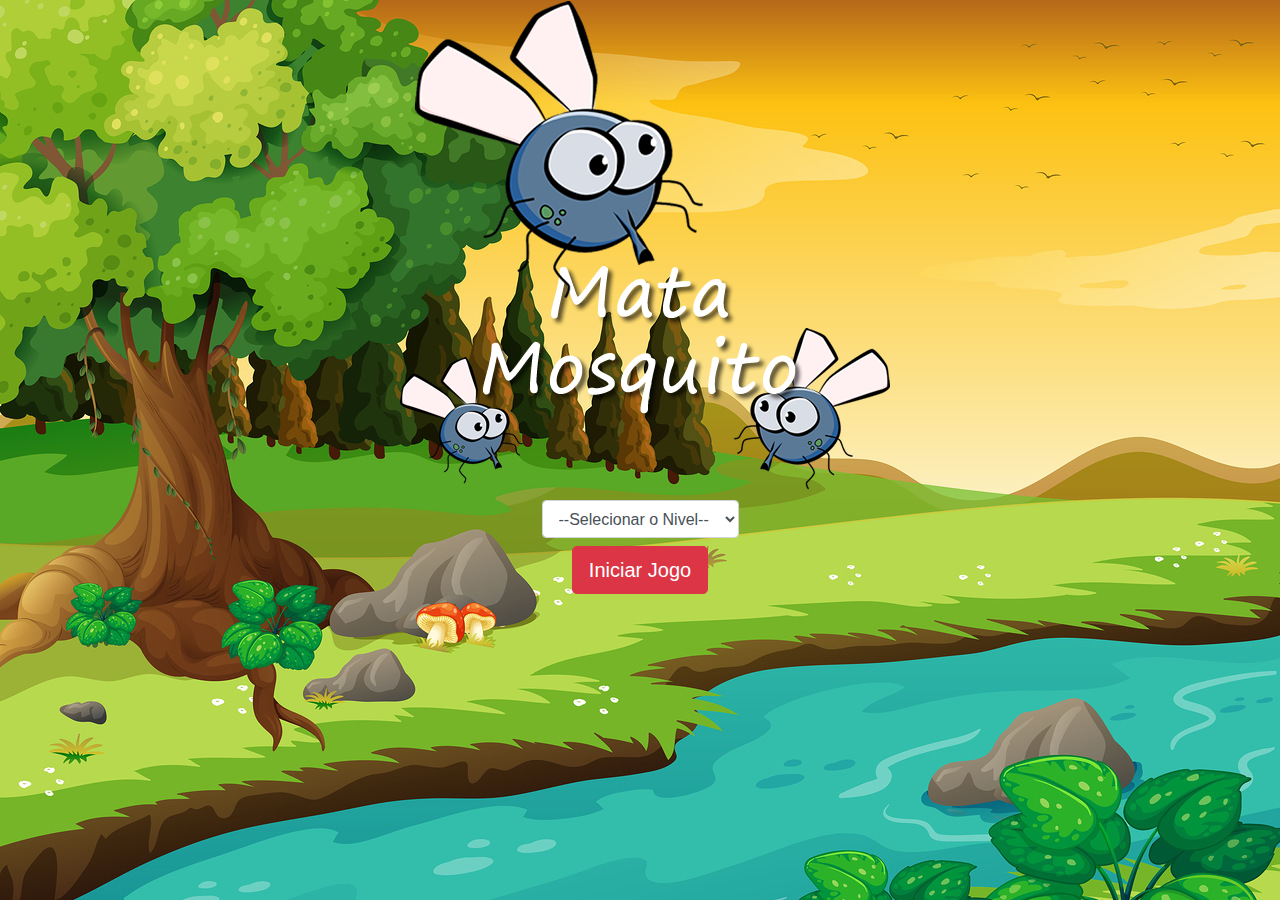
<file: index.html>
<!DOCTYPE html>
<html lang="pt-BR">
    <head>
        <meta charset="UTF-8">
        <meta name="viewport" content="width=device-width, initial-scale=1.0">
        <!--Boostrap-->
        <link rel="stylesheet" href="https://stackpath.bootstrapcdn.com/bootstrap/4.4.1/css/bootstrap.min.css" integrity="sha384-Vkoo8x4CGsO3+Hhxv8T/Q5PaXtkKtu6ug5TOeNV6gBiFeWPGFN9MuhOf23Q9Ifjh" crossorigin="anonymous">
        <!--Estilo custom-->
        <link rel="stylesheet" href="CSS/style.css">
        <script>
            function iniciarJogo () {
               var nivel = document.getElementById('nivel').value

               if (nivel === '') {
                    alert('Selecione um nivel para iniciar o jogo')
                    return false
               } 

               window.location.href = 'app.html?' + nivel
            }
        </script>
        <title>MATA-MOSCA</title>
    </head>

    <body>
        <div class="container">
            <div class="row">
                <div class="col">
                    <div class="d-flex justify-content-center">
                        <img src="imagens//game.png">
                    </div>
                </div>
            </div>

            <div class="row">
                <div class="col">
                    <div class="d-flex justify-content-center">
                        <div class="mb-2">
                            <select class="form-control" id="nivel">
                                <option value="">--Selecionar o Nivel--</option>
                                <option value="normal">Normal</option>
                                <option value="foda">Foda</option>
                                <option value="chuck norris">Chuck Norris</option>
                            </select>
                        </div>
                    </div>
                </div>
            </div>

            <div class="row">
                <div class="col">
                    <div class="d-flex justify-content-center">
                       <button onclick="iniciarJogo()" type="button" class="btn btn-danger btn-lg">
                            Iniciar Jogo
                        </button>
                    </div>
                </div>
            </div>
        </div>
    </body>
</html>
</file>
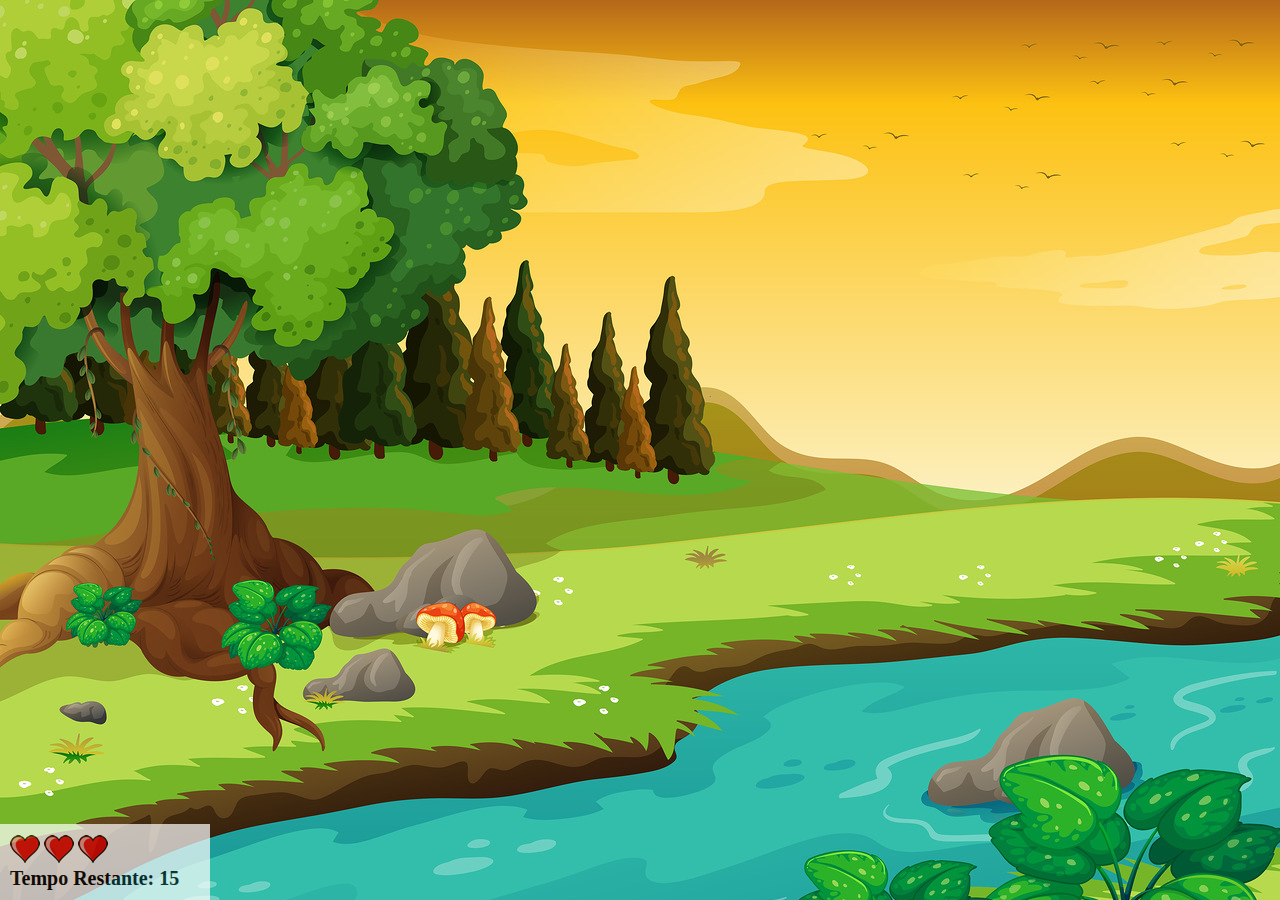
<file: app.html>
<!DOCTYPE html>
<html lang="pt-BR">
    <head>
        <meta charset="UTF-8">
        <meta name="viewport" content="width=device-width, initial-scale=1.0">
        <title>Mata-Mosca</title>
        <link rel="stylesheet" href="CSS/style.css">
        <script src="JS/jogo.js"></script>
    </head>

    <body onresize="ajustaTamanhoJogo()">
        <div class="painel">
            <div class="vidas">
                <img id="v1" src="imagens/coracao_cheio.png">
                <img id="v2" src="imagens/coracao_cheio.png">
                <img id="v3" src="imagens/coracao_cheio.png">
            </div>

            <div class="cronometro"> Tempo Restante: <span id="cronometro"></span> </div>
        </div>
      

       <script>
            document.getElementById('cronometro').innerHTML = tempo

            //Chama a funcao posicaoRandomica e determina o tempo do mosquito baseado no nivel escolhido
            var criaMosquito = setInterval(function(){
               posicaoRandomica()
           },criaMosquitoTempo)

       </script> 
    </body>
</html>
</file>
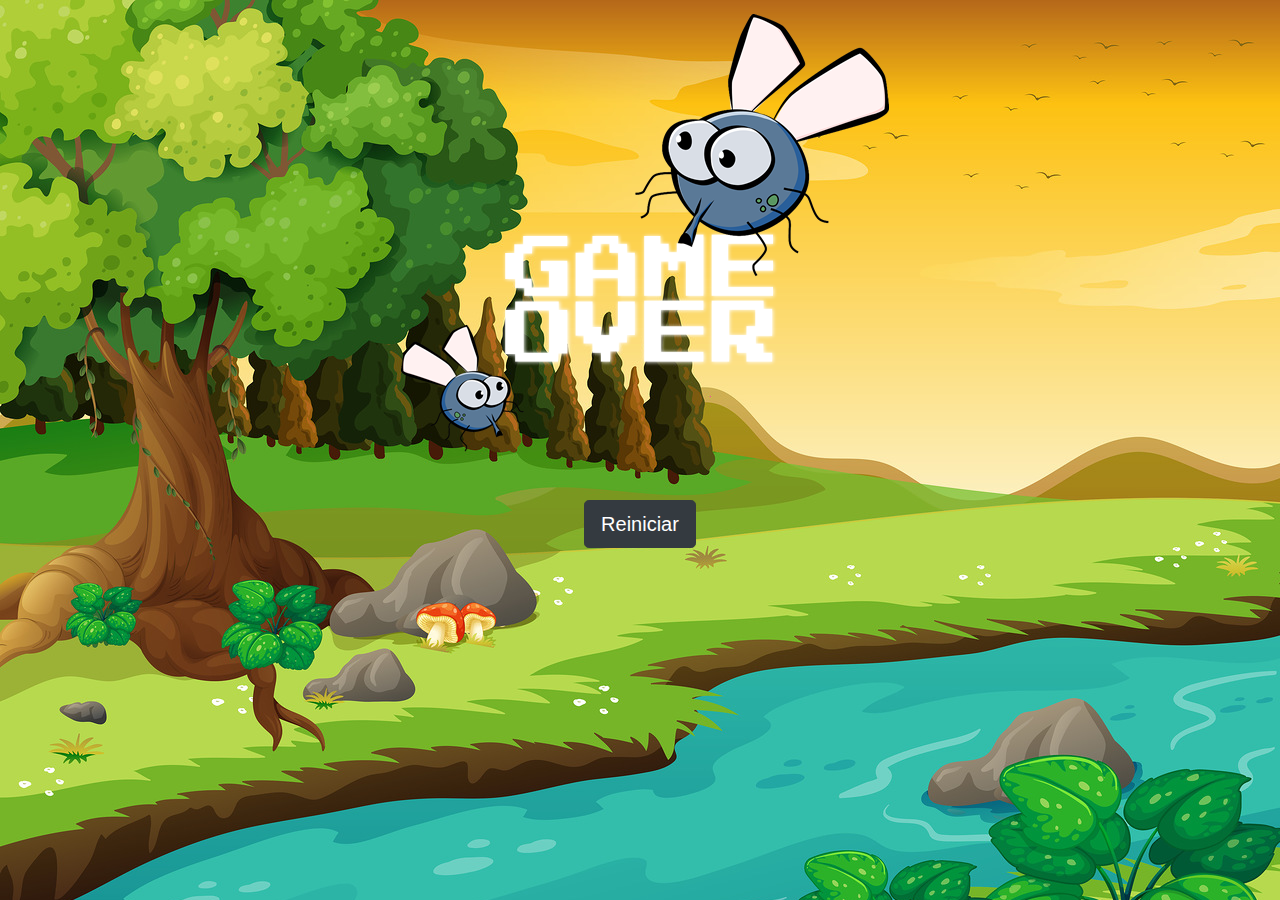
<file: game_over.html>
<!DOCTYPE html>
<html lang="pt-BR">
    <head>
        <meta charset="UTF-8">
        <meta name="viewport" content="width=device-width, initial-scale=1.0">
        <!--Boostrap-->
        <link rel="stylesheet" href="https://stackpath.bootstrapcdn.com/bootstrap/4.4.1/css/bootstrap.min.css" integrity="sha384-Vkoo8x4CGsO3+Hhxv8T/Q5PaXtkKtu6ug5TOeNV6gBiFeWPGFN9MuhOf23Q9Ifjh" crossorigin="anonymous">
        <!--Estilo custom-->
        <link rel="stylesheet" href="CSS/style.css">
        <title>GAME-OVER</title>
    </head>

    <body>
        <div class="container">
            <div class="row">
                <div class="col">
                    <div class="d-flex justify-content-center">
                        <img src="imagens/game_over.png">
                    </div>
                </div>
            </div>

            <div class="row">
                <div class="col">
                    <div class="d-flex justify-content-center">
                       <button onclick="window.location.href = 'index.html'" type="button" class="btn btn-dark btn-lg">Reiniciar</button>
                    </div>
                </div>
            </div>
        </div>
    </body>
</html>
</file>
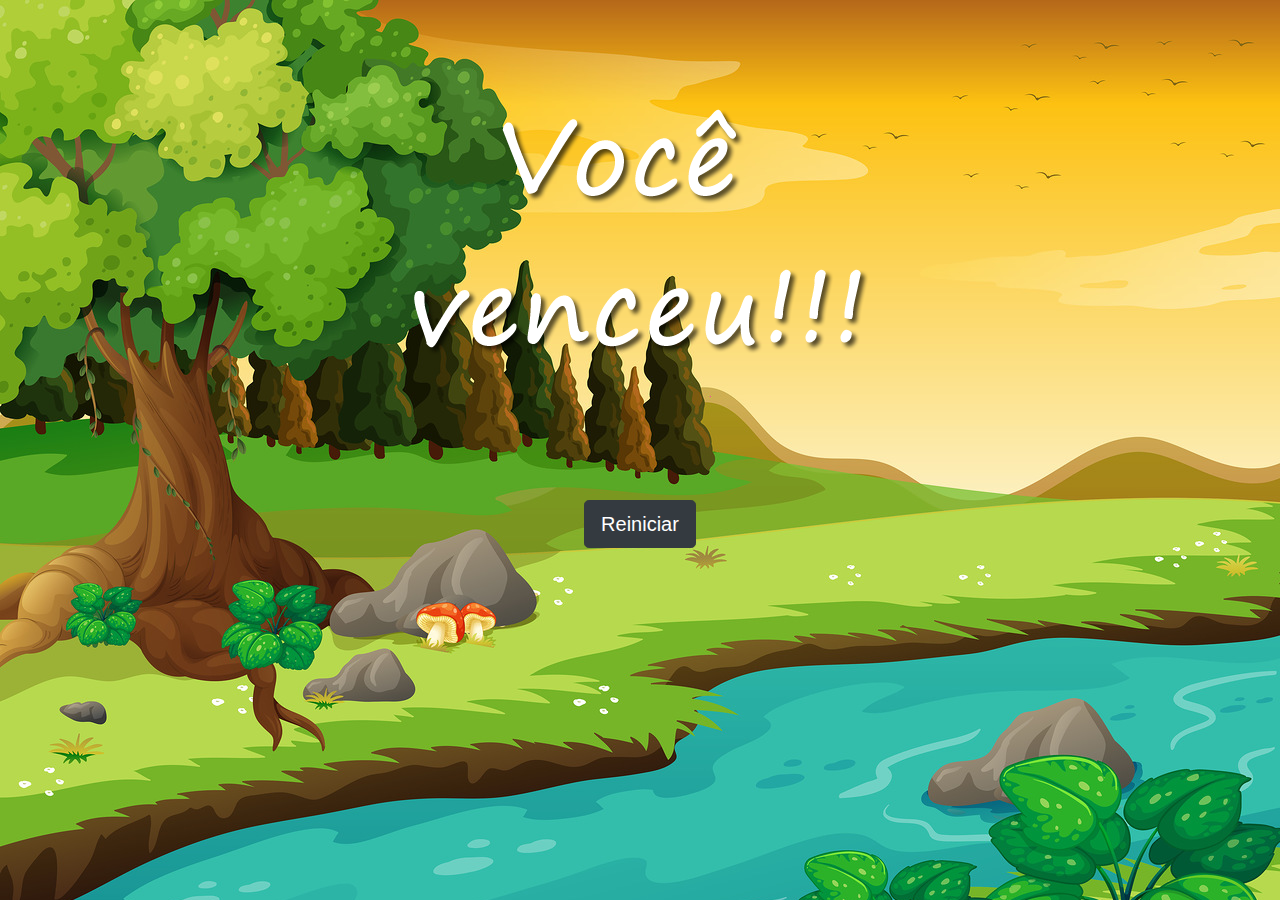
<file: vitoria.html>
<!DOCTYPE html>
<html lang="pt-BR">
    <head>
        <meta charset="UTF-8">
        <meta name="viewport" content="width=device-width, initial-scale=1.0">
        <!--Boostrap-->
        <link rel="stylesheet" href="https://stackpath.bootstrapcdn.com/bootstrap/4.4.1/css/bootstrap.min.css" integrity="sha384-Vkoo8x4CGsO3+Hhxv8T/Q5PaXtkKtu6ug5TOeNV6gBiFeWPGFN9MuhOf23Q9Ifjh" crossorigin="anonymous">
        <!--Estilo custom-->
        <link rel="stylesheet" href="CSS/style.css">
        <title>VITORIA</title>
    </head>

    <body>
        <div class="container">
            <div class="row">
                <div class="col">
                    <div class="d-flex justify-content-center">
                        <img src="imagens/vitoria.png">
                    </div>
                </div>
            </div>

            <div class="row">
                <div class="col">
                    <div class="d-flex justify-content-center">
                       <button onclick="window.location.href = 'index.html'" type="button" class="btn btn-dark btn-lg">Reiniciar</button>
                    </div>
                </div>
            </div>
        </div>
    </body>
</html>
</file>
<file: CSS/style.css>
html {
    cursor: url(../imagens/mata_mosquito.png) 30 30, auto; /*Substitui cursor normal por imagem de raquete*/
}
body {
    background: url(../imagens/bg.jpg) no-repeat;
}
.mosquito1 {
    width: 50px;
    height: 50px;
}
.mosquito2 {
    width: 70px;
    height: 70px;
}
.mosquito3 {
    width: 90px;
    height: 90px;
}

.ladoA {
    transform: scaleX(1);
}
.ladoB {
    transform: scaleX(-1);
}

.painel {
    position: absolute;
    width: 190px;
    padding: 10px;
    bottom: 0;
    left: 0;
    border-top: 1px solid #fff;
    background-color: #fff;
    opacity: 0.7;
}
.vidas {
    float: left;
}
.cronometro {
    float: left;
    font-size: 20px;
    font-weight: bold;
}
</file>
